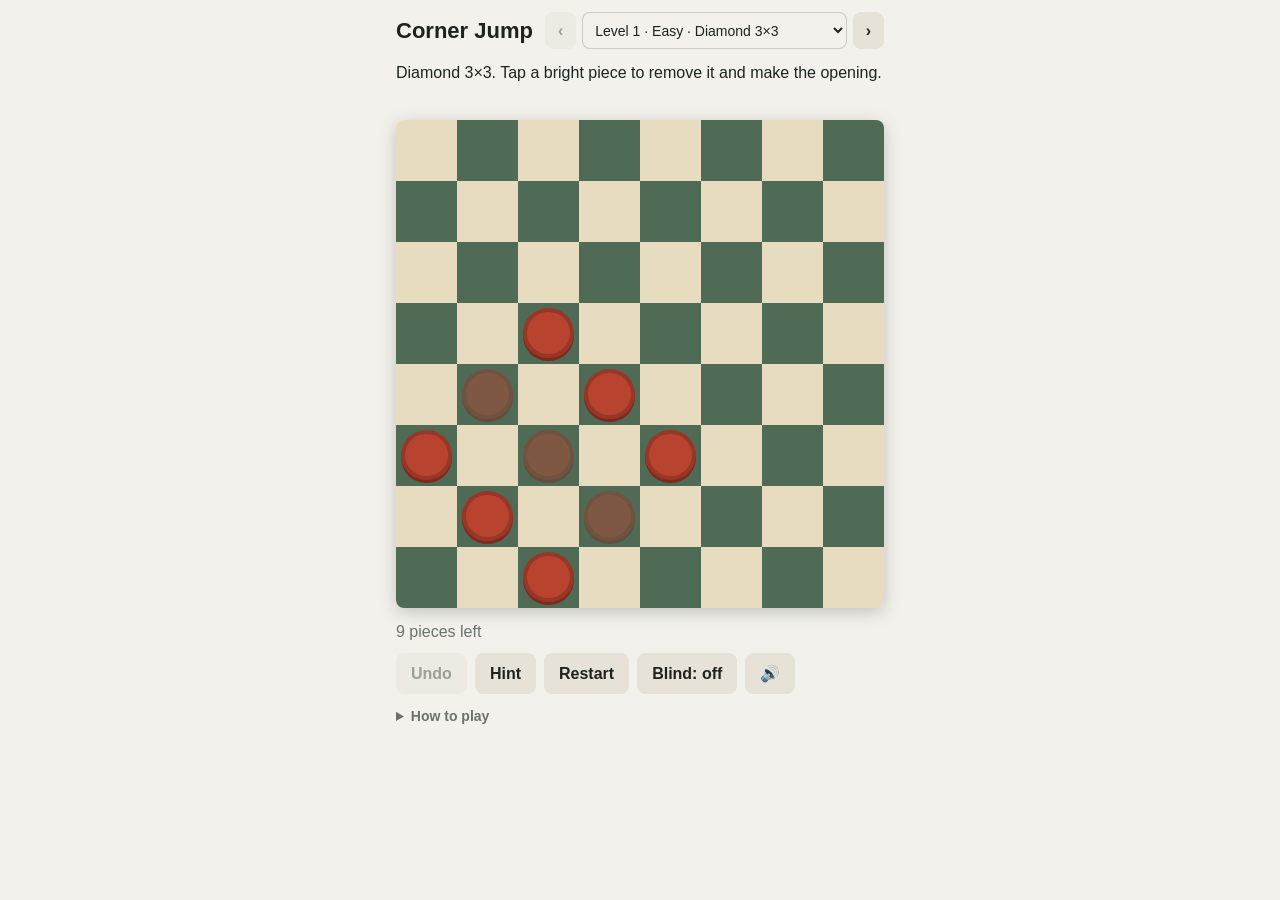
<file: index.html>
<!doctype html>
<html lang="en">
<head>
<meta charset="utf-8">
<meta name="viewport" content="width=device-width, initial-scale=1, viewport-fit=cover, user-scalable=no">
<title>Corner Jump</title>
<script src="https://telegram.org/js/telegram-web-app.js"></script>
<link rel="stylesheet" href="style.css?v=8">
</head>
<body>
<main class="app">
  <header class="top">
    <h1>Corner Jump</h1>
    <div class="levels">
      <button type="button" id="prev" aria-label="Previous level">‹</button>
      <select id="level" aria-label="Level"></select>
      <button type="button" id="next" aria-label="Next level">›</button>
    </div>
  </header>

  <p class="status" id="status" aria-live="polite"></p>

  <div class="board-wrap">
    <div class="board" id="board" aria-label="Game board"></div>
  </div>

  <div class="bar">
    <span class="count" id="count"></span>
    <div class="actions">
      <button type="button" id="undo">Undo</button>
      <button type="button" id="hint">Hint</button>
      <button type="button" id="restart">Restart</button>
      <button type="button" id="blind" aria-pressed="false">Blind: off</button>
      <button type="button" id="sound" aria-pressed="true" aria-label="Sound on">🔊</button>
    </div>
  </div>

  <details class="rules">
    <summary>How to play</summary>
    <ul>
      <li>Tap a piece to remove it. That makes the first empty square.</li>
      <li>Jump a piece diagonally over a neighbor into an empty square. The piece you jump over is removed.</li>
      <li>Jumps go in any diagonal direction and can land anywhere on the board.</li>
      <li>Blind mode turns off all hints on every level: which openings can be won, where a piece can land, and the Hint button.</li>
      <li>Clear the board down to one piece to win. If no jump is left, you're stuck.</li>
    </ul>
  </details>
</main>
<div class="toast" id="toast" hidden></div>
<script src="game.js?v=8"></script>
<script src="fx.js?v=8"></script>
<script src="app.js?v=8"></script>
</body>
</html>
</file>
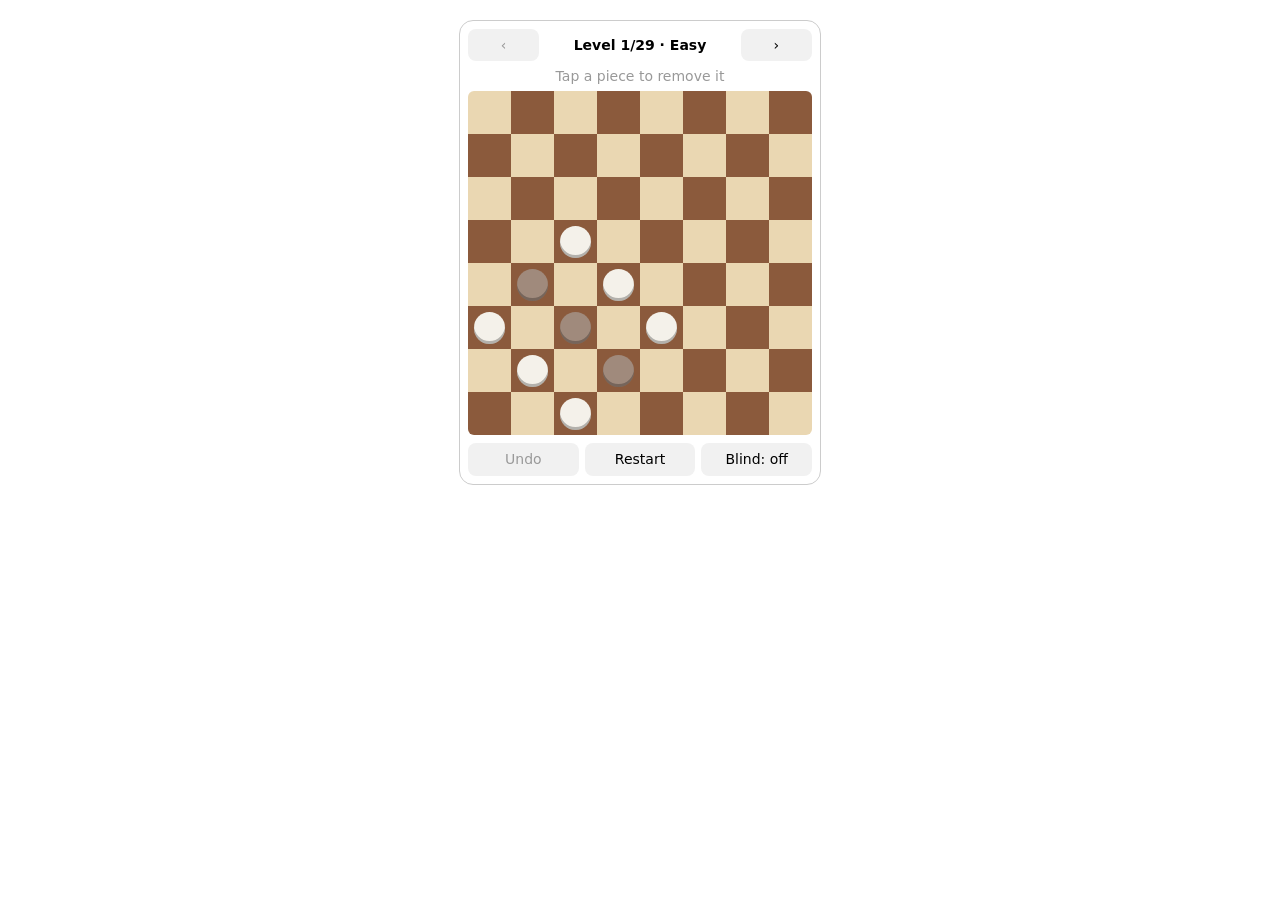
<file: widget/preview.html>
<!doctype html><meta charset=utf-8><title>Corner Jump widget preview</title>
<style>:root{--tg-theme-bg-color:#fff;--tg-theme-text-color:#000;--tg-theme-hint-color:#999;--tg-theme-secondary-bg-color:#f1f1f1}
body{max-width:360px;margin:20px auto!important;border:1px solid #ccc;border-radius:14px;overflow:hidden}</style>
<script>window.TelegramWidget={profile:1,colorScheme:'light',isPreview:false,isForward:false,chatType:'private',
viewer:{id:1,first_name:'Test'},chatData:null,publicData:null,wallet:null,_h:{},
onEvent(e,f){this._h[e]=f},ready(){},openLink:console.log,openTelegramLink:console.log,copyText:console.log,
HapticFeedback:{impactOccurred(){return this},notificationOccurred(){return this},selectionChanged(){return this}},
request(d){console.log('request',d);window.lastRequest=d;return Promise.resolve({result:null})}};</script>
<style>
body{margin:0;font:14px/1.3 system-ui,sans-serif;color:var(--tg-theme-text-color,#000);background:var(--tg-theme-bg-color,#fff)}
#w{padding:8px 8px calc(8px + env(safe-area-inset-bottom,0px))}
.r{display:flex;align-items:center;gap:6px}
.r button{flex:1}
#t{flex:3;text-align:center;font-weight:600}
button{border:0;border-radius:8px;padding:7px 4px;font:inherit;background:var(--tg-theme-secondary-bg-color,#eee);color:inherit}
button:disabled{color:var(--tg-theme-hint-color,#999)}
#s{text-align:center;margin:6px 0;min-height:18px;color:var(--tg-theme-hint-color,#888)}
#b{display:grid;grid-template-columns:repeat(8,1fr);width:100%;aspect-ratio:1;border-radius:6px;overflow:hidden;margin-bottom:8px}
#b i{display:flex;align-items:center;justify-content:center;background:#ead7b2}
#b .d{background:#8b5a3c}
#b .t{background:#c9b04a}
#b b{display:none;width:74%;height:74%;border-radius:50%;background:#f4f1ea;box-shadow:inset 0 -3px #0004}
#b .p b{display:block}
#b .s b{background:#ffcf3f}
#b .x b{background:#a08a7c}
</style>
<div id="w">
<div class="r"><button id="p">‹</button><span id="t"></span><button id="n">›</button></div>
<div id="s"></div>
<div id="b"></div>
<div class="r"><button id="u">Undo</button><button id="r">Restart</button><button id="l"></button></div>
</div>
<script>
const L="341e.30gi m4pvk.m1wqo 7ar9.1 1i0ww.1hulc 9hm3vk.l8bnk m3mtc.5slc 5c5ly.ba74 1fwhs0.9zlkw qzj8.6ps 5bwoow.1brb4 2aw3m0.2t6io 15g1t0.1el9c iz87r4.16gnb4 11ygfi8.50hz4 5c5pq.50veu x2nev4.qoa6tc m53c0.m53c0 fbj6rk.eplrls 1sjym8.1r2eps 25k4w.22h4g 3d0eo.34dhs 5bwqbk.5bwqbk 11yfw37.11qxt81 m54ys.m54ys aojm00.1r2eps 11ygn07.7is5i aokcx0.a04lyc 11ygn3z.2t6xs qhjvio.1r2eps".split(" ").map(s=>s.split(".").map(v=>parseInt(v,36)|0)),T="EEEEEEEMMMMMMMMMMMMMHHHHHXXXX",TN={E:"Easy",M:"Medium",H:"Hard",X:"Expert"};
const W=window.TelegramWidget||{},$=id=>document.getElementById(id);
const S={g(k){try{return JSON.parse(localStorage.getItem("cj"+k))}catch(e){}},s(k,v){try{localStorage.setItem("cj"+k,JSON.stringify(v))}catch(e){}}};
const hap=(n,v)=>{try{n?W.HapticFeedback.notificationOccurred(v):W.HapticFeedback.impactOccurred(v)}catch(e){}};
const has=(k,i)=>(k>>>i&1)==1,cnt=k=>{let n=0;for(;k;k&=k-1)n++;return n};
const chat=()=>parseInt(W.chatData||"0",36)|0;
let lv=S.g("l")|0,blind=!!S.g("b"),solved=S.g("s")|0,m,ph,hist,sel,msg;
if(lv>=L.length)lv=0;
const sq=[],M=[];
for(let y=7;y>=0;y--)for(let x=0;x<8;x++){const c=document.createElement("i");if((x+y)%2==0){const i=y*4+(x>>1);c.onclick=()=>tap(i);c.appendChild(document.createElement("b"));sq[i]=c}$("b").appendChild(c)}
for(let y=0;y<8;y++)for(let x=y%2;x<8;x+=2)for(const[a,c]of[[1,1],[1,-1],[-1,1],[-1,-1]]){const X=x+2*a,Y=y+2*c;if(X>=0&&X<8&&Y>=0&&Y<8)M.push([y*4+(x>>1),(y+c)*4+(x+a>>1),Y*4+(X>>1)])}
const moves=()=>M.filter(([f,o,t])=>has(m,f)&&has(m,o)&&!has(m,t));
function start(){m=L[lv][0];ph=0;hist=[];sel=-1;S.s("l",lv);draw()}
function go(d){lv+=d;start()}
function tap(i){
if(ph==0){
if(!has(m,i))return;
if(!blind&&!has(L[lv][1],i)){msg="That opening can't be cleared";hap(1,"error");return draw()}
hist.push(m);m&=~(1<<i);ph=1;hap(0,"light");return end()}
if(ph!=1)return;
const mv=moves(),j=mv.find(([f,,t])=>f==sel&&t==i);
if(j){hist.push(m);m^=1<<j[0]|1<<j[1]|1<<j[2];sel=-1;hap(0,"medium");return end()}
const can=mv.some(([f])=>f==i);
if(has(m,i)&&!can&&!blind)msg="No jump from there";
sel=can&&sel!=i?i:-1;draw()}
function end(){
if(cnt(m)==1){ph=2;hap(1,"success");solved|=1<<lv;S.s("s",solved);
if(W.viewer&&W.request)W.request("w:"+((solved|chat())>>>0).toString(36)).catch(()=>{})}
else if(!moves().length){ph=3;hap(1,"error")}
draw()}
function draw(){
const mv=ph==1?moves():[],tg=mv.filter(x=>x[0]==sel).map(x=>x[2]);
sq.forEach((c,i)=>c.className="d"+(has(m,i)?" p":"")+(i==sel?" s":"")+(!blind&&tg.includes(i)?" t":"")+(ph==0&&!blind&&has(m,i)&&!has(L[lv][1],i)?" x":""));
$("t").textContent=`Level ${lv+1}/${L.length} · ${TN[T[lv]]}${has(solved|chat(),lv)?" ✓":""}`;
$("p").disabled=!lv;$("n").disabled=lv==L.length-1;$("u").disabled=!hist.length;
$("l").textContent="Blind: "+(blind?"on":"off");
$("s").textContent=msg||["Tap a piece to remove it","","Cleared! 🎉","Stuck. Undo or restart"][ph]||cnt(m)+" pieces left";msg=""}
$("p").onclick=()=>go(-1);$("n").onclick=()=>go(1);$("r").onclick=start;
$("u").onclick=()=>{if(hist.length){m=hist.pop();ph=hist.length?1:0;sel=-1;draw()}};
$("l").onclick=()=>{blind=!blind;S.s("b",blind);draw()};
W.onEvent&&W.onEvent("chatDataChanged",draw);
start();W.ready&&W.ready();
</script>
</file>
<file: style.css>
/* Telegram passes the user's theme as --tg-theme-* variables; the fallbacks cover a normal browser. */
:root {
  --bg: var(--tg-theme-bg-color, #f3f1ec);
  --fg: var(--tg-theme-text-color, #1d241f);
  --muted: var(--tg-theme-hint-color, #6b726d);
  --btn: var(--tg-theme-button-color, #b8432f);
  --btn-fg: var(--tg-theme-button-text-color, #ffffff);
  --panel: var(--tg-theme-secondary-bg-color, #e6e2d8);
  --sq-light: #e8dcc0;
  --sq-dark: #4f6b55;
  --piece: #b8432f;
  --piece-rim: #7d2a1c;
  --target: #f2c94c;
}
@media (prefers-color-scheme: dark) {
  :root { --bg: var(--tg-theme-bg-color, #151a17); --fg: var(--tg-theme-text-color, #e8ece6);
          --muted: var(--tg-theme-hint-color, #9eaaa1); --panel: var(--tg-theme-secondary-bg-color, #1f2622); }
}
* { box-sizing: border-box; -webkit-tap-highlight-color: transparent; }
html, body { margin: 0; background: var(--bg); color: var(--fg); }
body { font: 16px/1.45 -apple-system, BlinkMacSystemFont, "Segoe UI", Roboto, sans-serif; }
.app { max-width: 520px; margin: 0 auto; padding: 12px 16px calc(20px + env(safe-area-inset-bottom, 0px)); display: grid; gap: 12px; }
.top { display: flex; align-items: center; justify-content: space-between; gap: 12px; flex-wrap: wrap; }
h1 { margin: 0; font-size: 22px; }
.levels { display: flex; gap: 6px; min-width: 0; flex: 1 1 260px; }
.levels button { padding: 6px 12px; font-size: 16px; }
.levels select { min-width: 0; width: 0; flex: 1 1 auto; text-overflow: ellipsis; font: inherit; font-size: 14px; padding: 6px 8px;
                 border-radius: 8px; border: 1px solid var(--line, rgba(127,127,127,.35)); background: var(--bg); color: var(--fg); }
.status { margin: 0; min-height: 2.9em; color: var(--fg); }
.board-wrap { width: 100%; }
.board { position: relative; width: 100%; aspect-ratio: 1; border-radius: 8px; overflow: hidden;
         display: grid; grid-template-columns: repeat(8, 1fr); box-shadow: 0 4px 18px rgba(0,0,0,.2); touch-action: manipulation; }
.board .cell { background: var(--sq-light); border: 0; border-radius: 0; padding: 0; position: relative; }
.board .cell.dark { background: var(--sq-dark); }
.cell.target::after { content: ""; position: absolute; inset: 28%; border-radius: 50%; background: var(--target); opacity: .85; }
.cell.hint::before { content: ""; position: absolute; inset: 10%; border-radius: 50%; border: 3px dashed var(--target); }
.piece { position: absolute; width: 12.5%; height: 12.5%; pointer-events: none; transition: left .22s ease, top .22s ease, opacity .22s, transform .22s; }
.piece::before { content: ""; position: absolute; inset: 9%; border-radius: 50%; background: var(--piece);
                 box-shadow: 0 3px 0 var(--piece-rim), inset 0 0 0 4px rgba(0,0,0,.18); }
.piece.selected { transform: scale(1.12); }
.piece.selected::before { outline: 3px solid var(--target); outline-offset: 1px; }
.piece.locked { opacity: .45; }
.piece.gone { opacity: 0; transform: scale(.4); }
.bar { display: flex; align-items: center; justify-content: space-between; gap: 10px; flex-wrap: wrap; }
.count { color: var(--muted); font-variant-numeric: tabular-nums; }
.actions { display: flex; gap: 8px; flex-wrap: wrap; }
button { font: inherit; font-weight: 600; padding: 8px 14px; border-radius: 8px; border: 1px solid var(--panel);
         background: var(--panel); color: var(--fg); cursor: pointer; }
button:disabled { opacity: .4; cursor: default; }
button:focus-visible { outline: 3px solid var(--btn); outline-offset: 2px; }
.rules { color: var(--muted); font-size: 14px; }
.rules summary { cursor: pointer; font-weight: 600; }
.rules ul { padding-left: 20px; margin: 8px 0 0; }
.toast { position: fixed; left: 50%; bottom: calc(24px + env(safe-area-inset-bottom, 0px)); transform: translateX(-50%);
         background: var(--fg); color: var(--bg); padding: 10px 16px; border-radius: 8px; max-width: calc(100% - 32px); font-size: 14px; }
@media (prefers-reduced-motion: reduce) { .piece { transition: none; } }
.confetti { position: fixed; inset: 0; width: 100%; height: 100%; pointer-events: none; z-index: 10; }
#blind[aria-pressed="true"] { background: var(--btn); color: var(--btn-fg); border-color: var(--btn); }
</file>
